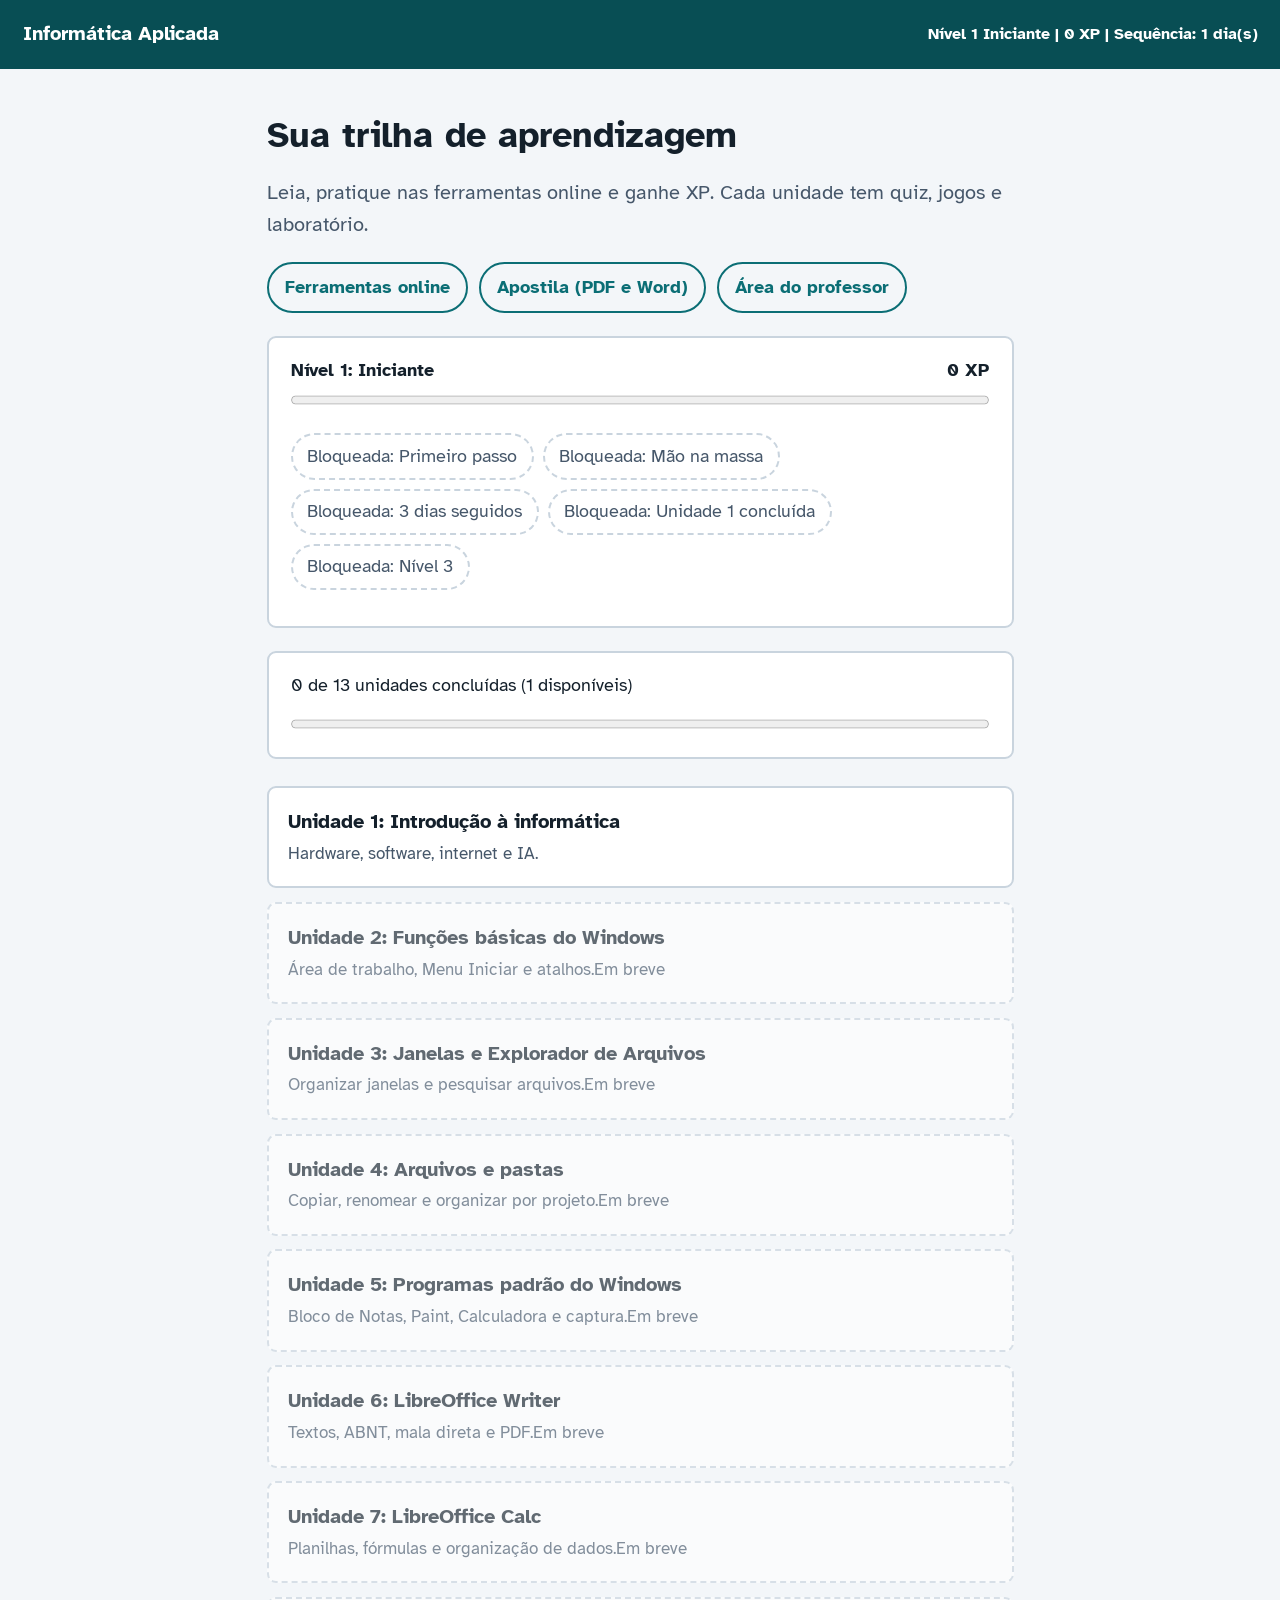
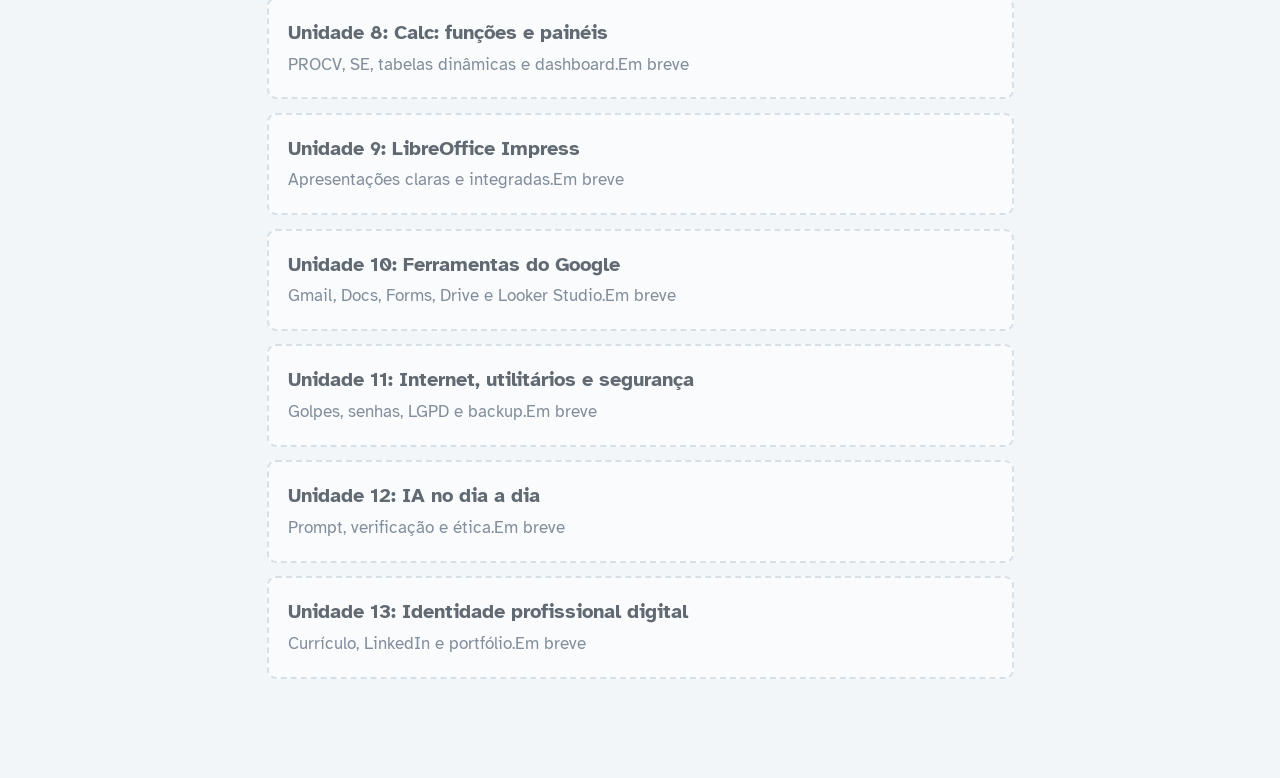
<file: index.html>
<!DOCTYPE html>
<html lang="pt-BR">
<head>
  <meta charset="UTF-8">
  <meta name="viewport" content="width=device-width, initial-scale=1">
  <title>Informática Aplicada</title>
  <link rel="preconnect" href="https://fonts.googleapis.com">
  <link href="https://fonts.googleapis.com/css2?family=Atkinson+Hyperlegible:wght@400;700&display=swap" rel="stylesheet">
  <link rel="stylesheet" href="css/estilo.css">
</head>
<body>
  <header class="topo"><a href="index.html">Informática Aplicada</a><span class="hud" id="hud"></span></header>
  <main>
    <h1>Sua trilha de aprendizagem</h1>
    <p class="intro">Leia, pratique nas ferramentas online e ganhe XP. Cada unidade tem quiz, jogos e laboratório.</p>
    <nav class="menu" aria-label="Seções do site">
      <a href="ferramentas.html">Ferramentas online</a>
      <a href="apostila.html">Apostila (PDF e Word)</a>
      <a href="professor.html">Área do professor</a>
    </nav>
    <div class="caixa">
      <div class="nivel" id="nivel"></div>
      <progress id="barra-xp" value="0" max="100" aria-label="Progresso no nível"></progress>
      <ul class="medalhas" id="medalhas" aria-label="Medalhas"></ul>
    </div>
    <div class="caixa">
      <p id="texto-progresso" style="margin:0 0 .5rem"></p>
      <progress id="barra" value="0" max="1" aria-labelledby="texto-progresso"></progress>
    </div>
    <ul class="lista" id="lista-modulos"></ul>
  </main>
  <script src="js/app.js"></script>
</body>
</html>
</file>
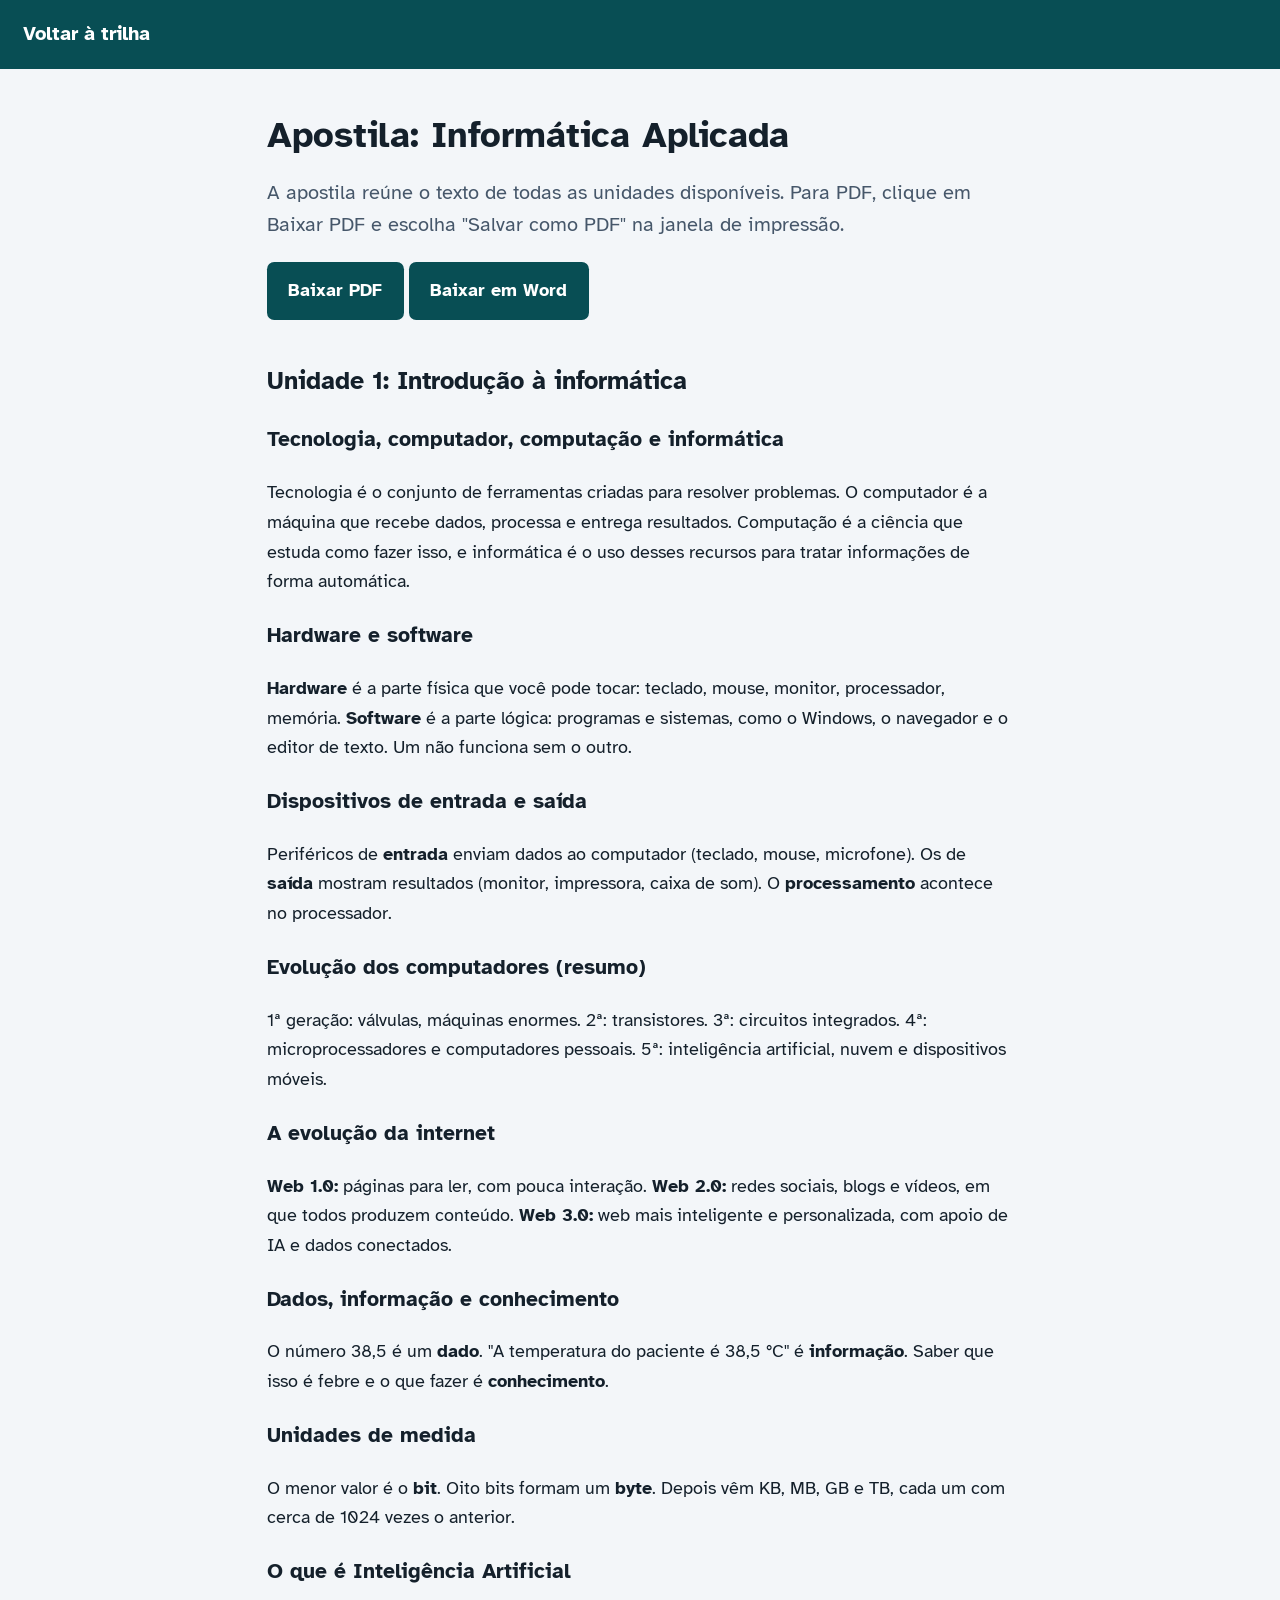
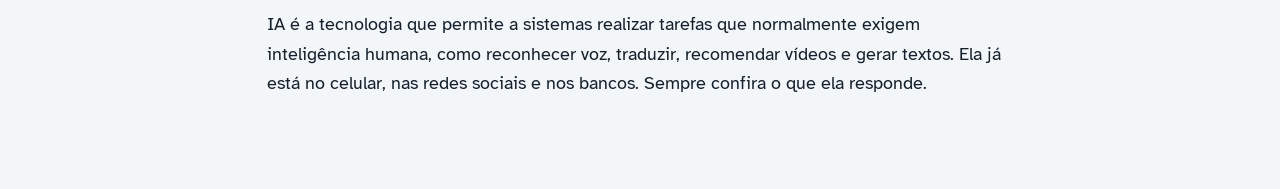
<file: apostila.html>
<!DOCTYPE html>
<html lang="pt-BR">
<head>
  <meta charset="UTF-8">
  <meta name="viewport" content="width=device-width, initial-scale=1">
  <title>Apostila: Informática Aplicada</title>
  <link rel="preconnect" href="https://fonts.googleapis.com">
  <link href="https://fonts.googleapis.com/css2?family=Atkinson+Hyperlegible:wght@400;700&display=swap" rel="stylesheet">
  <link rel="stylesheet" href="css/estilo.css">
</head>
<body>
  <header class="topo"><a href="index.html">Voltar à trilha</a></header>
  <main>
    <h1>Apostila: Informática Aplicada</h1>
    <div class="nao-imprimir">
      <p class="intro">A apostila reúne o texto de todas as unidades disponíveis. Para PDF, clique em Baixar PDF e escolha "Salvar como PDF" na janela de impressão.</p>
      <p><button class="botao" id="pdf">Baixar PDF</button> <button class="botao" id="word">Baixar em Word</button></p>
      <p id="erro" role="alert"></p>
    </div>
    <div id="doc"></div>
  </main>
  <script src="js/app.js"></script>
  <script>
    const alvo = document.getElementById("doc");
    const prontos = MODULOS.filter((m) => m.arquivo);
    Promise.all(prontos.map((m) => fetch("modulos/" + m.arquivo).then((r) => r.text()))).then((htmls) => {
      htmls.forEach((t) => {
        const c = new DOMParser().parseFromString(t, "text/html").querySelector(".conteudo");
        if (!c) return;
        c.querySelectorAll(".so-tela").forEach((e) => e.remove());
        c.querySelectorAll("h2").forEach((h) => { const h3 = document.createElement("h3"); h3.innerHTML = h.innerHTML; h.replaceWith(h3); });
        const s = document.createElement("section");
        const m = prontos[htmls.indexOf(t)];
        s.innerHTML = `<h2>Unidade ${MODULOS.indexOf(m) + 1}: ${m.titulo}</h2>` + c.innerHTML;
        alvo.appendChild(s);
      });
    }).catch(() => { document.getElementById("erro").textContent = "Não foi possível carregar. Abra pelo site ou pelo Live Server, não pelo duplo clique no arquivo."; });
    document.getElementById("pdf").onclick = () => window.print();
    document.getElementById("word").onclick = () => {
      const html = "<html><head><meta charset='utf-8'><title>Apostila</title></head><body>" + alvo.innerHTML + "</body></html>";
      const a = document.createElement("a");
      a.href = URL.createObjectURL(new Blob(["\ufeff", html], { type: "application/msword" }));
      a.download = "apostila-informatica.doc"; a.click();
    };
  </script>
</body>
</html>
</file>
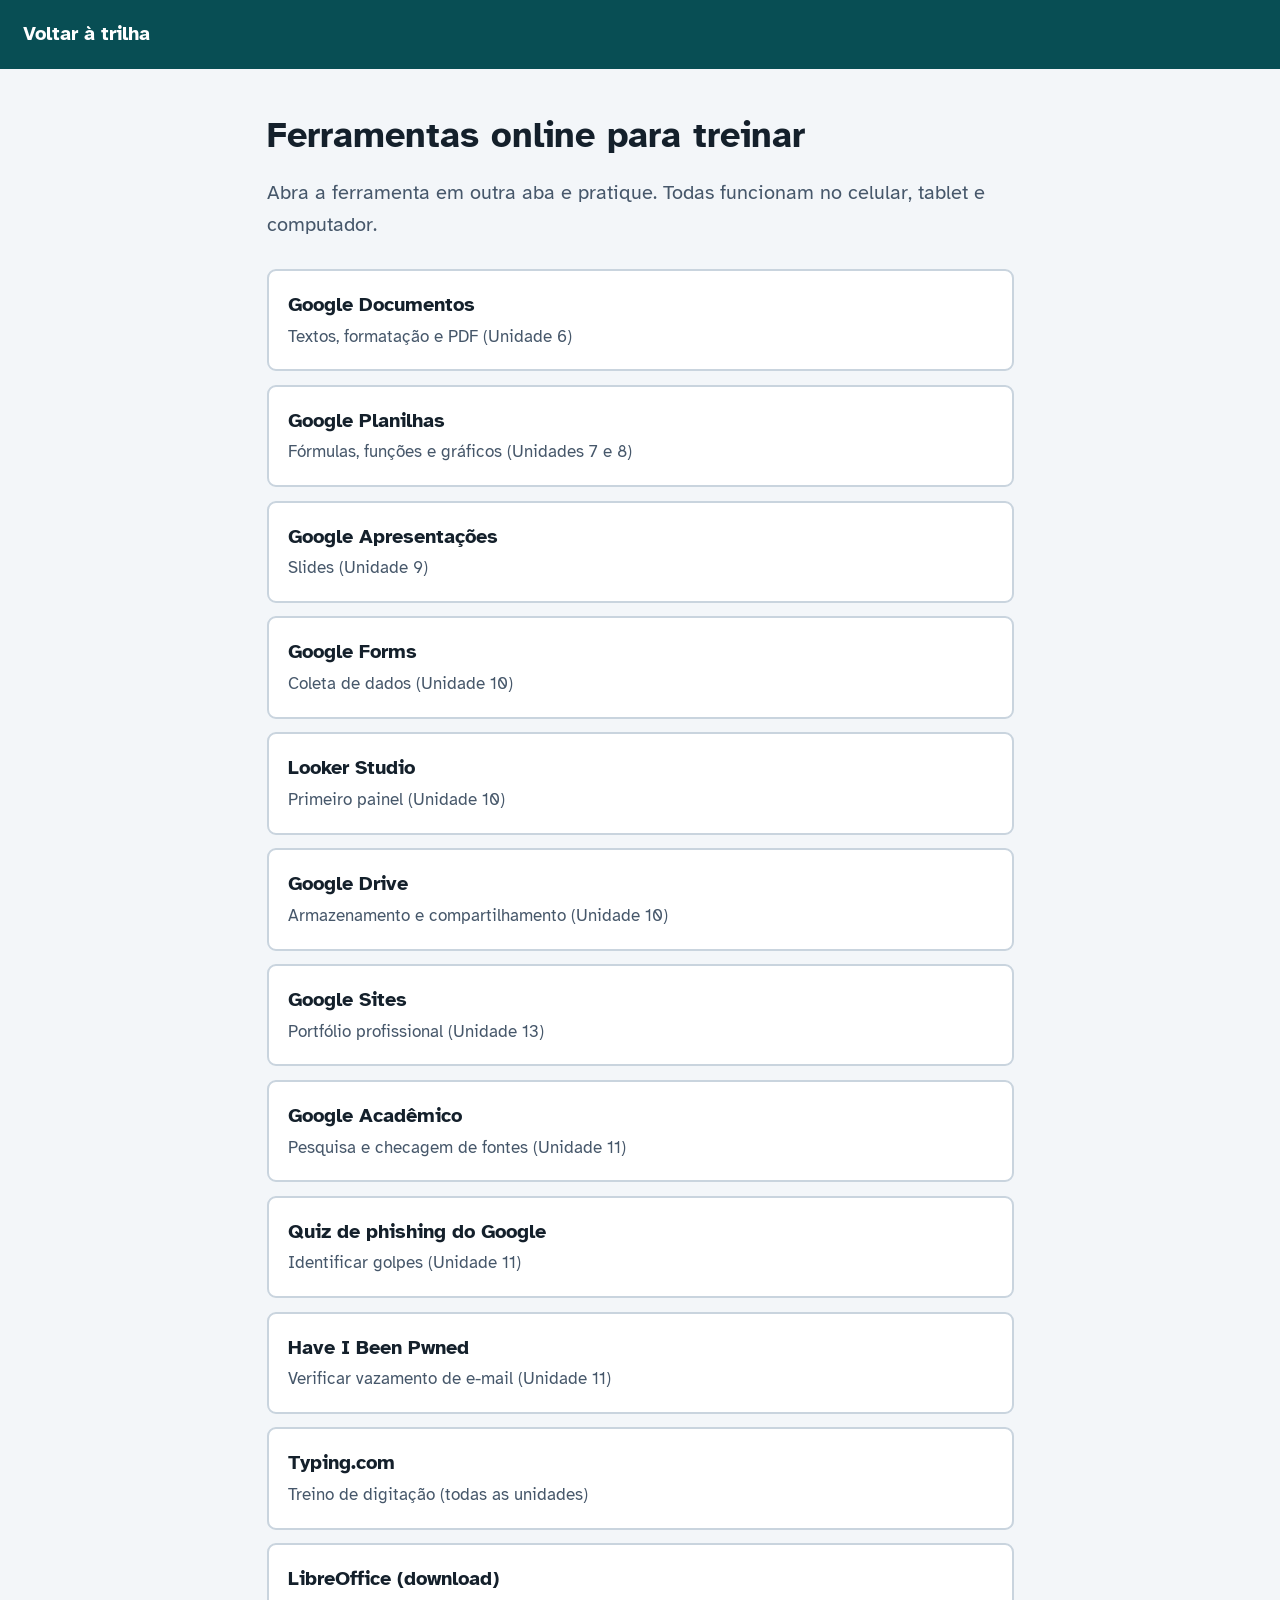
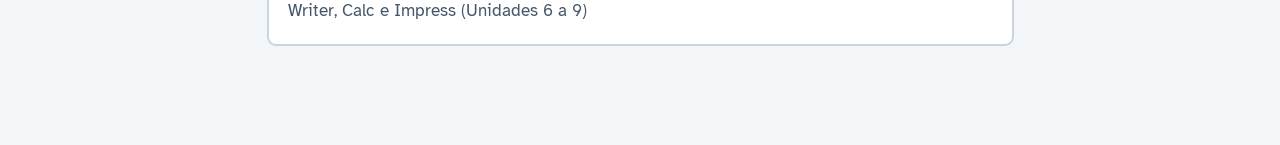
<file: ferramentas.html>
<!DOCTYPE html>
<html lang="pt-BR">
<head>
  <meta charset="UTF-8">
  <meta name="viewport" content="width=device-width, initial-scale=1">
  <title>Ferramentas online</title>
  <link rel="preconnect" href="https://fonts.googleapis.com">
  <link href="https://fonts.googleapis.com/css2?family=Atkinson+Hyperlegible:wght@400;700&display=swap" rel="stylesheet">
  <link rel="stylesheet" href="css/estilo.css">
</head>
<body>
  <header class="topo"><a href="index.html">Voltar à trilha</a></header>
  <main>
    <h1>Ferramentas online para treinar</h1>
    <p class="intro">Abra a ferramenta em outra aba e pratique. Todas funcionam no celular, tablet e computador.</p>
    <ul class="lista" id="ferr"></ul>
  </main>
  <script>
    const F = [
      ["Google Documentos", "https://docs.google.com/document/", "Textos, formatação e PDF (Unidade 6)"],
      ["Google Planilhas", "https://docs.google.com/spreadsheets/", "Fórmulas, funções e gráficos (Unidades 7 e 8)"],
      ["Google Apresentações", "https://docs.google.com/presentation/", "Slides (Unidade 9)"],
      ["Google Forms", "https://docs.google.com/forms/", "Coleta de dados (Unidade 10)"],
      ["Looker Studio", "https://lookerstudio.google.com/", "Primeiro painel (Unidade 10)"],
      ["Google Drive", "https://drive.google.com/", "Armazenamento e compartilhamento (Unidade 10)"],
      ["Google Sites", "https://sites.google.com/", "Portfólio profissional (Unidade 13)"],
      ["Google Acadêmico", "https://scholar.google.com.br/", "Pesquisa e checagem de fontes (Unidade 11)"],
      ["Quiz de phishing do Google", "https://phishingquiz.withgoogle.com/", "Identificar golpes (Unidade 11)"],
      ["Have I Been Pwned", "https://haveibeenpwned.com/", "Verificar vazamento de e-mail (Unidade 11)"],
      ["Typing.com", "https://www.typing.com/", "Treino de digitação (todas as unidades)"],
      ["LibreOffice (download)", "https://www.libreoffice.org/download/", "Writer, Calc e Impress (Unidades 6 a 9)"]
    ];
    const ul = document.getElementById("ferr");
    F.forEach(([n, u, d]) => { const li = document.createElement("li"); li.innerHTML = `<a href="${u}" target="_blank" rel="noopener"><strong>${n}</strong><span>${d}</span></a>`; ul.appendChild(li); });
  </script>
</body>
</html>
</file>
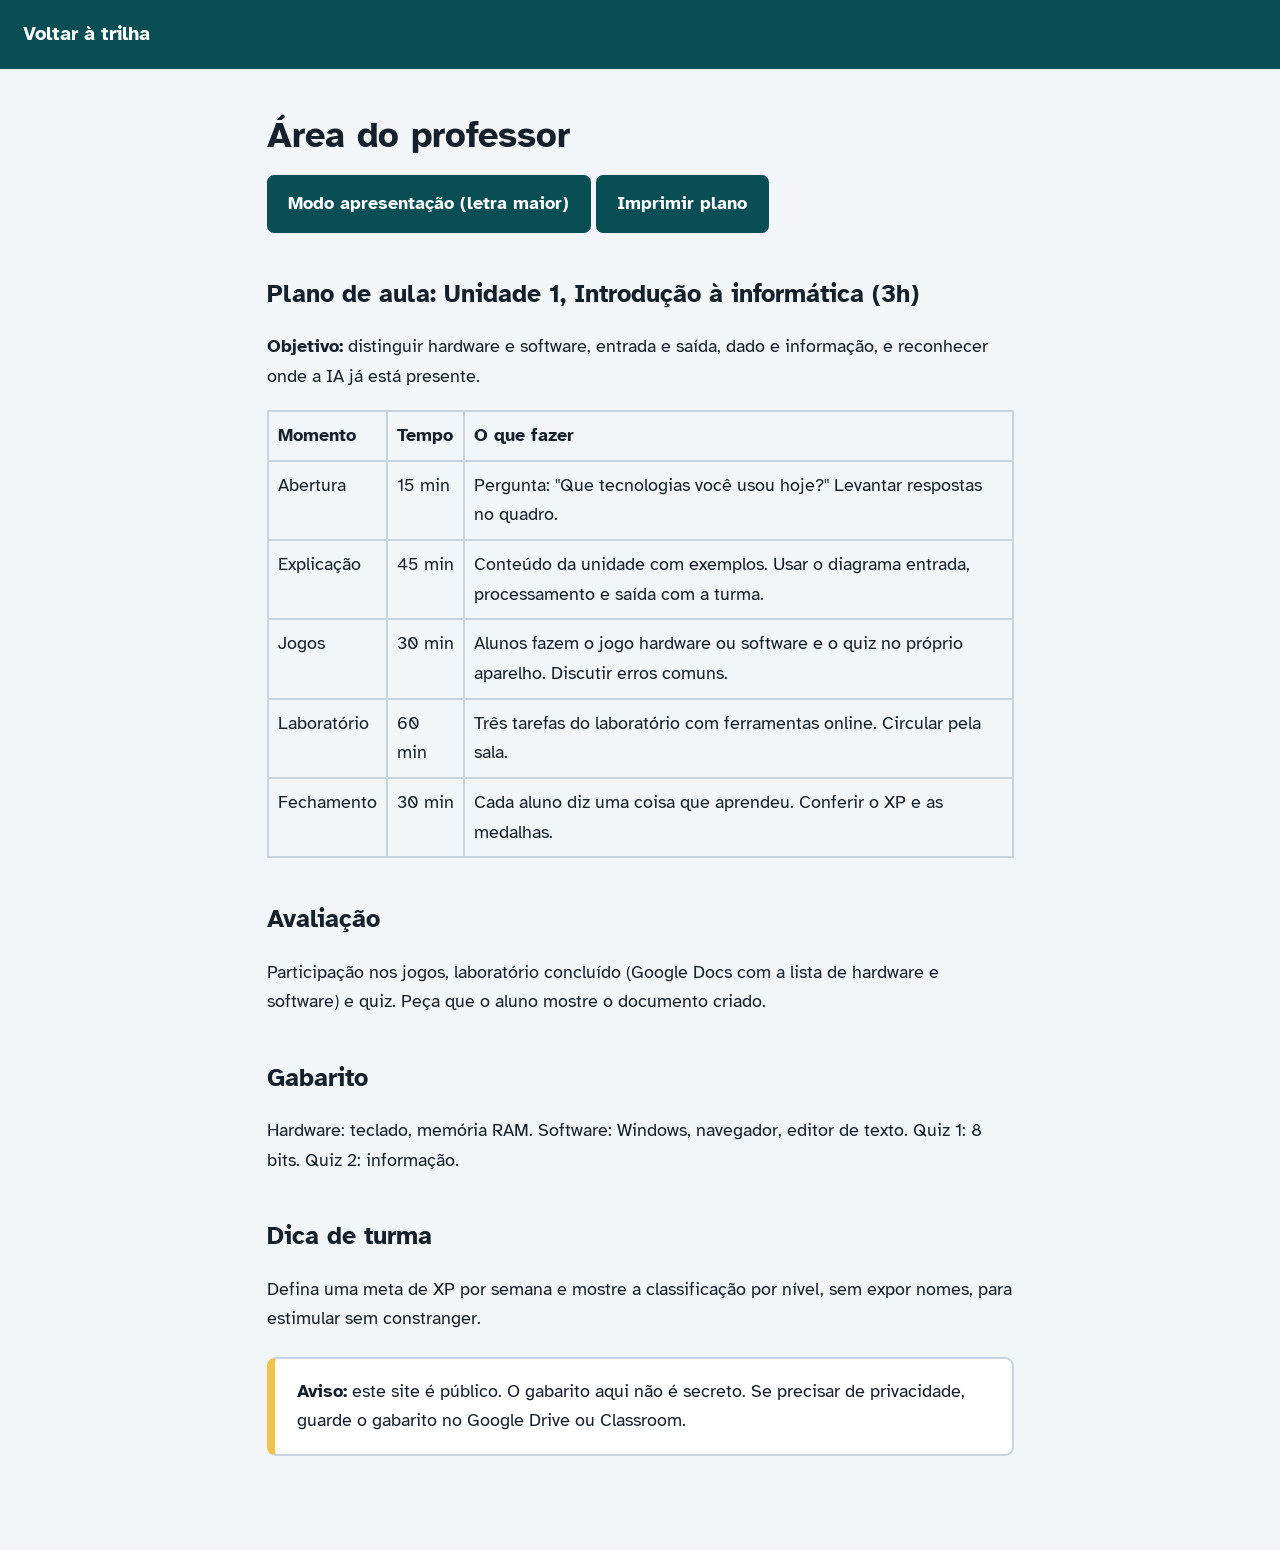
<file: professor.html>
<!DOCTYPE html>
<html lang="pt-BR">
<head>
  <meta charset="UTF-8">
  <meta name="viewport" content="width=device-width, initial-scale=1">
  <title>Área do professor</title>
  <link rel="preconnect" href="https://fonts.googleapis.com">
  <link href="https://fonts.googleapis.com/css2?family=Atkinson+Hyperlegible:wght@400;700&display=swap" rel="stylesheet">
  <link rel="stylesheet" href="css/estilo.css">
</head>
<body>
  <header class="topo"><a href="index.html">Voltar à trilha</a></header>
  <main>
    <h1>Área do professor</h1>
    <p class="nao-imprimir"><button class="botao" id="ap" aria-pressed="false">Modo apresentação (letra maior)</button> <button class="botao" onclick="window.print()">Imprimir plano</button></p>

    <h2>Plano de aula: Unidade 1, Introdução à informática (3h)</h2>
    <p><strong>Objetivo:</strong> distinguir hardware e software, entrada e saída, dado e informação, e reconhecer onde a IA já está presente.</p>
    <table class="plano">
      <tr><th>Momento</th><th>Tempo</th><th>O que fazer</th></tr>
      <tr><td>Abertura</td><td>15 min</td><td>Pergunta: "Que tecnologias você usou hoje?" Levantar respostas no quadro.</td></tr>
      <tr><td>Explicação</td><td>45 min</td><td>Conteúdo da unidade com exemplos. Usar o diagrama entrada, processamento e saída com a turma.</td></tr>
      <tr><td>Jogos</td><td>30 min</td><td>Alunos fazem o jogo hardware ou software e o quiz no próprio aparelho. Discutir erros comuns.</td></tr>
      <tr><td>Laboratório</td><td>60 min</td><td>Três tarefas do laboratório com ferramentas online. Circular pela sala.</td></tr>
      <tr><td>Fechamento</td><td>30 min</td><td>Cada aluno diz uma coisa que aprendeu. Conferir o XP e as medalhas.</td></tr>
    </table>
    <h2>Avaliação</h2>
    <p>Participação nos jogos, laboratório concluído (Google Docs com a lista de hardware e software) e quiz. Peça que o aluno mostre o documento criado.</p>
    <h2>Gabarito</h2>
    <p>Hardware: teclado, memória RAM. Software: Windows, navegador, editor de texto. Quiz 1: 8 bits. Quiz 2: informação.</p>
    <h2>Dica de turma</h2>
    <p>Defina uma meta de XP por semana e mostre a classificação por nível, sem expor nomes, para estimular sem constranger.</p>
    <div class="caixa dica nao-imprimir"><strong>Aviso:</strong> este site é público. O gabarito aqui não é secreto. Se precisar de privacidade, guarde o gabarito no Google Drive ou Classroom.</div>
  </main>
  <script>
    document.getElementById("ap").onclick = (e) => { const on = document.body.classList.toggle("apresentar"); e.target.setAttribute("aria-pressed", on); };
  </script>
</body>
</html>
</file>
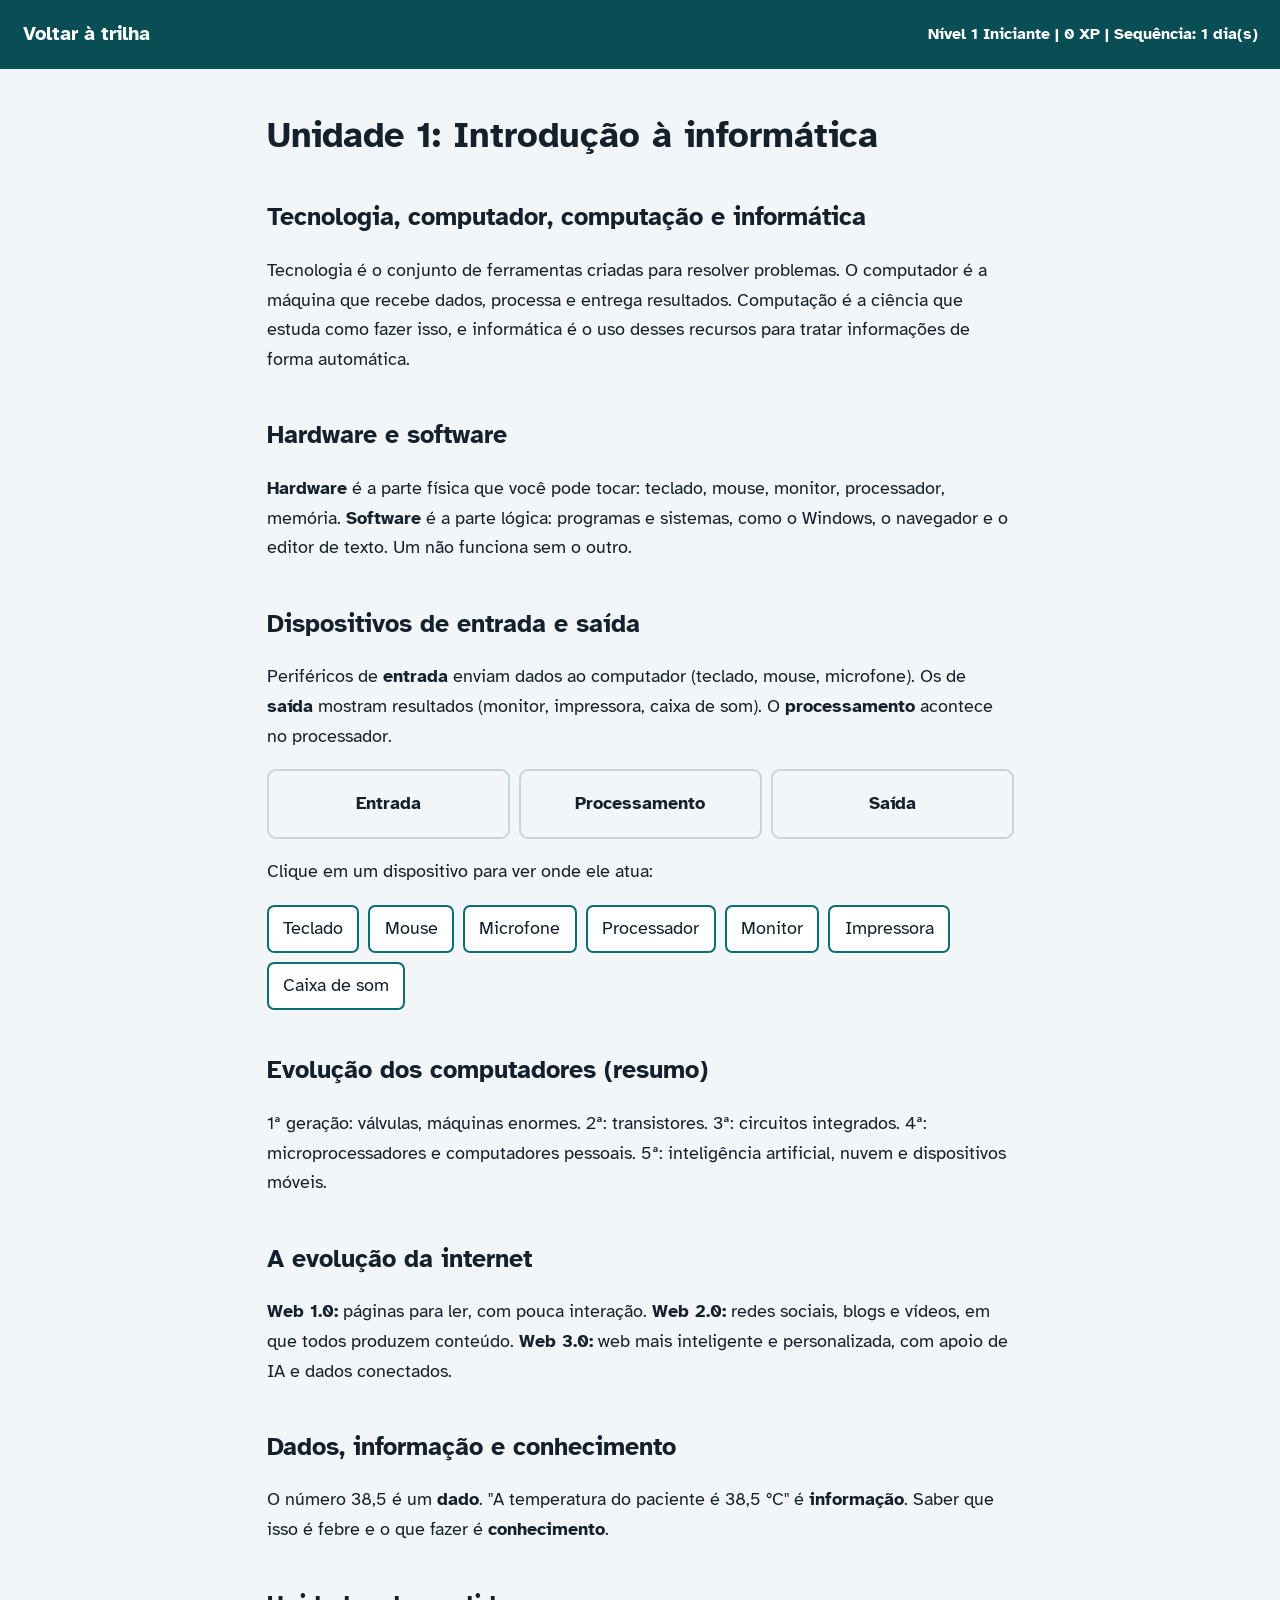
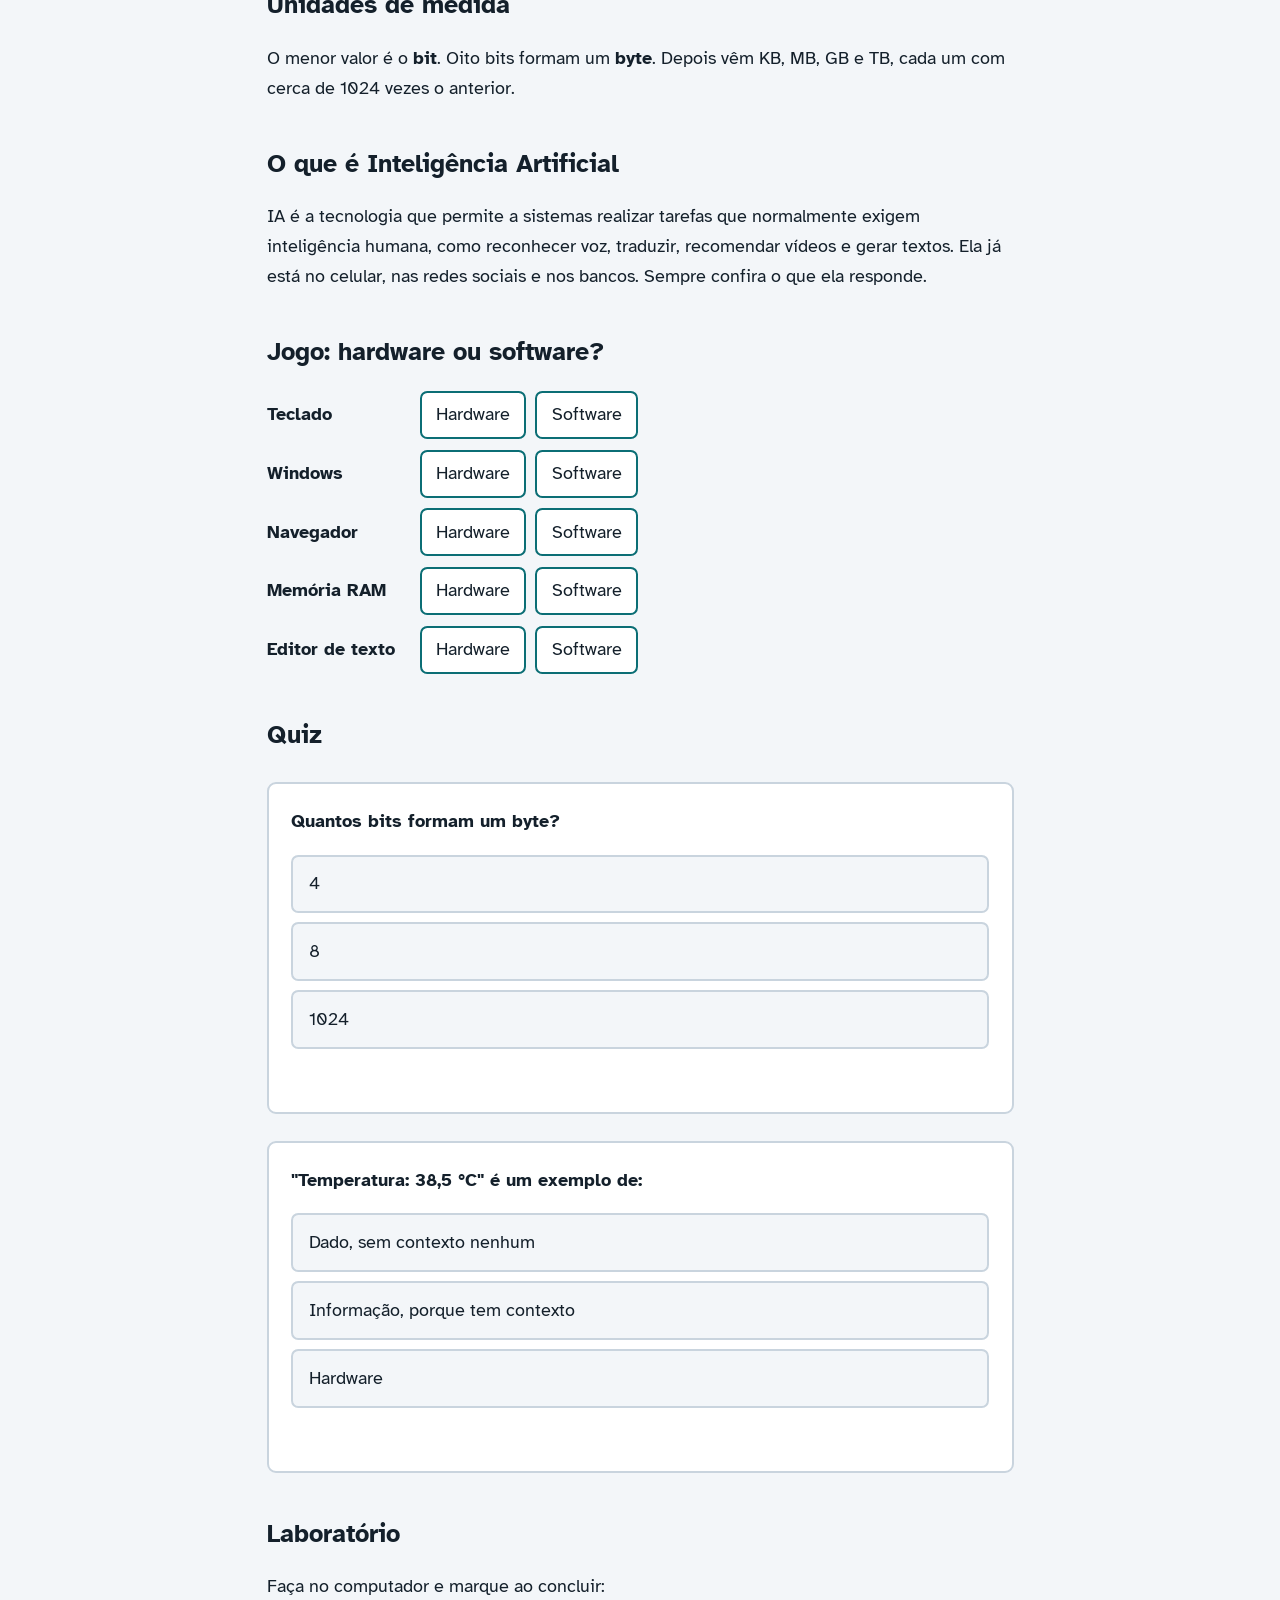
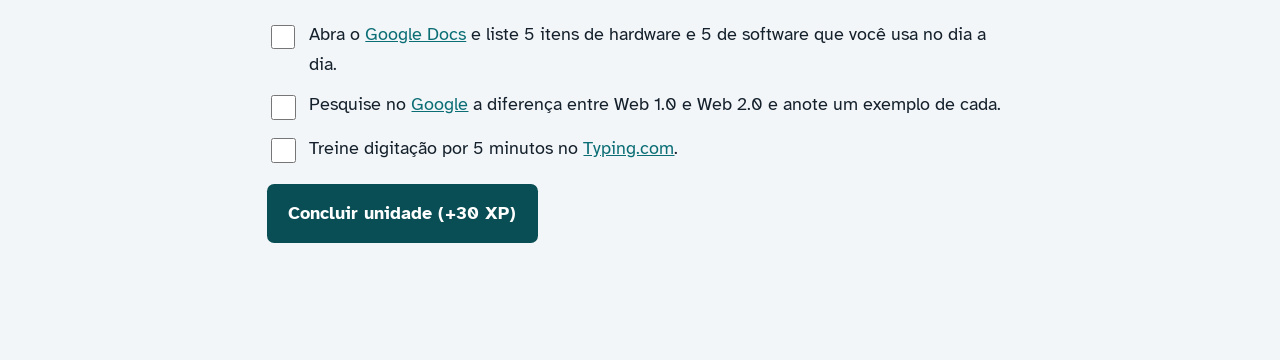
<file: modulos/modulo1.html>
<!DOCTYPE html>
<html lang="pt-BR">
<head>
  <meta charset="UTF-8">
  <meta name="viewport" content="width=device-width, initial-scale=1">
  <title>Unidade 1: Introdução à informática</title>
  <link rel="preconnect" href="https://fonts.googleapis.com">
  <link href="https://fonts.googleapis.com/css2?family=Atkinson+Hyperlegible:wght@400;700&display=swap" rel="stylesheet">
  <link rel="stylesheet" href="../css/estilo.css">
</head>
<body data-modulo="modulo1.html">
  <header class="topo"><a href="../index.html">Voltar à trilha</a><span class="hud" id="hud"></span></header>
  <main>
    <h1>Unidade 1: Introdução à informática</h1>
    <div class="conteudo">
      <h2>Tecnologia, computador, computação e informática</h2>
      <p>Tecnologia é o conjunto de ferramentas criadas para resolver problemas. O computador é a máquina que recebe dados, processa e entrega resultados. Computação é a ciência que estuda como fazer isso, e informática é o uso desses recursos para tratar informações de forma automática.</p>

      <h2>Hardware e software</h2>
      <p><strong>Hardware</strong> é a parte física que você pode tocar: teclado, mouse, monitor, processador, memória. <strong>Software</strong> é a parte lógica: programas e sistemas, como o Windows, o navegador e o editor de texto. Um não funciona sem o outro.</p>

      <h2>Dispositivos de entrada e saída</h2>
      <p>Periféricos de <strong>entrada</strong> enviam dados ao computador (teclado, mouse, microfone). Os de <strong>saída</strong> mostram resultados (monitor, impressora, caixa de som). O <strong>processamento</strong> acontece no processador.</p>
      <div class="so-tela">
        <div class="fluxo" aria-hidden="true"><div data-fase="entrada">Entrada</div><div data-fase="proc">Processamento</div><div data-fase="saida">Saída</div></div>
        <p>Clique em um dispositivo para ver onde ele atua:</p>
        <div class="botoes">
          <button data-fase="entrada">Teclado</button><button data-fase="entrada">Mouse</button><button data-fase="entrada">Microfone</button>
          <button data-fase="proc">Processador</button>
          <button data-fase="saida">Monitor</button><button data-fase="saida">Impressora</button><button data-fase="saida">Caixa de som</button>
        </div>
        <p id="fluxo-txt" role="status" aria-live="polite"></p>
      </div>

      <h2>Evolução dos computadores (resumo)</h2>
      <p>1ª geração: válvulas, máquinas enormes. 2ª: transistores. 3ª: circuitos integrados. 4ª: microprocessadores e computadores pessoais. 5ª: inteligência artificial, nuvem e dispositivos móveis.</p>

      <h2>A evolução da internet</h2>
      <p><strong>Web 1.0:</strong> páginas para ler, com pouca interação. <strong>Web 2.0:</strong> redes sociais, blogs e vídeos, em que todos produzem conteúdo. <strong>Web 3.0:</strong> web mais inteligente e personalizada, com apoio de IA e dados conectados.</p>

      <h2>Dados, informação e conhecimento</h2>
      <p>O número 38,5 é um <strong>dado</strong>. "A temperatura do paciente é 38,5 °C" é <strong>informação</strong>. Saber que isso é febre e o que fazer é <strong>conhecimento</strong>.</p>

      <h2>Unidades de medida</h2>
      <p>O menor valor é o <strong>bit</strong>. Oito bits formam um <strong>byte</strong>. Depois vêm KB, MB, GB e TB, cada um com cerca de 1024 vezes o anterior.</p>

      <h2>O que é Inteligência Artificial</h2>
      <p>IA é a tecnologia que permite a sistemas realizar tarefas que normalmente exigem inteligência humana, como reconhecer voz, traduzir, recomendar vídeos e gerar textos. Ela já está no celular, nas redes sociais e nos bancos. Sempre confira o que ela responde.</p>
    </div>

    <div class="so-tela">
      <h2>Jogo: hardware ou software?</h2>
      <div class="classif" data-id="m01:cl1">
        <ul style="padding:0">
          <li class="item" data-resp="hardware"><b>Teclado</b><button data-v="hardware">Hardware</button><button data-v="software">Software</button><span class="res" role="status"></span></li>
          <li class="item" data-resp="software"><b>Windows</b><button data-v="hardware">Hardware</button><button data-v="software">Software</button><span class="res" role="status"></span></li>
          <li class="item" data-resp="software"><b>Navegador</b><button data-v="hardware">Hardware</button><button data-v="software">Software</button><span class="res" role="status"></span></li>
          <li class="item" data-resp="hardware"><b>Memória RAM</b><button data-v="hardware">Hardware</button><button data-v="software">Software</button><span class="res" role="status"></span></li>
          <li class="item" data-resp="software"><b>Editor de texto</b><button data-v="hardware">Hardware</button><button data-v="software">Software</button><span class="res" role="status"></span></li>
        </ul>
      </div>

      <h2>Quiz</h2>
      <div class="quiz" data-id="m01:q1" data-explicacao="Oito bits formam um byte.">
        <p class="pergunta">Quantos bits formam um byte?</p>
        <button class="opcao" data-correta="false">4</button>
        <button class="opcao" data-correta="true">8</button>
        <button class="opcao" data-correta="false">1024</button>
        <p class="feedback" role="status" aria-live="polite"></p>
      </div>
      <div class="quiz" data-id="m01:q2" data-explicacao="Dado solto vira informação quando ganha contexto.">
        <p class="pergunta">"Temperatura: 38,5 °C" é um exemplo de:</p>
        <button class="opcao" data-correta="false">Dado, sem contexto nenhum</button>
        <button class="opcao" data-correta="true">Informação, porque tem contexto</button>
        <button class="opcao" data-correta="false">Hardware</button>
        <p class="feedback" role="status" aria-live="polite"></p>
      </div>

      <h2>Laboratório</h2>
      <p>Faça no computador e marque ao concluir:</p>
      <ul class="lab">
        <li><input type="checkbox" id="l1" data-id="m01:lab1" data-xp="10"><label for="l1">Abra o <a href="https://docs.google.com/document/" target="_blank" rel="noopener">Google Docs</a> e liste 5 itens de hardware e 5 de software que você usa no dia a dia.</label></li>
        <li><input type="checkbox" id="l2" data-id="m01:lab2" data-xp="10"><label for="l2">Pesquise no <a href="https://www.google.com.br" target="_blank" rel="noopener">Google</a> a diferença entre Web 1.0 e Web 2.0 e anote um exemplo de cada.</label></li>
        <li><input type="checkbox" id="l3" data-id="m01:lab3" data-xp="10"><label for="l3">Treine digitação por 5 minutos no <a href="https://www.typing.com/" target="_blank" rel="noopener">Typing.com</a>.</label></li>
      </ul>
      <button class="botao" id="concluir" aria-pressed="false">Concluir unidade (+30 XP)</button>
      <nav class="navegacao" id="navegacao" aria-label="Navegação entre unidades"></nav>
    </div>
  </main>
  <script src="../js/app.js"></script>
</body>
</html>
</file>
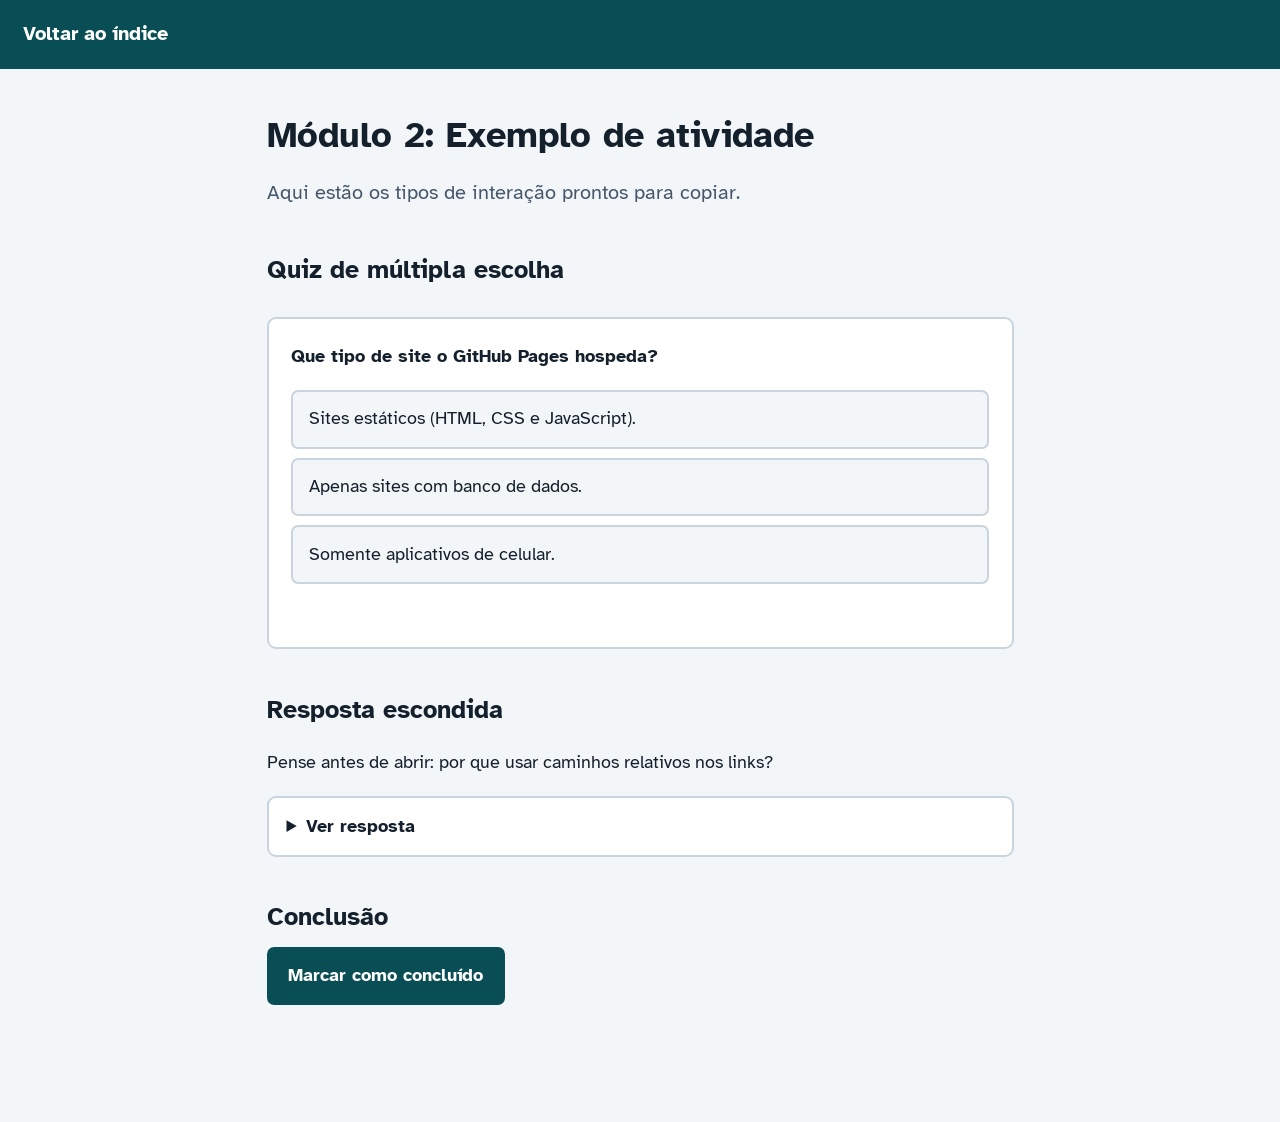
<file: modulos/modulo2.html>
<!DOCTYPE html>
<html lang="pt-BR">
<head>
  <meta charset="UTF-8">
  <meta name="viewport" content="width=device-width, initial-scale=1">
  <link rel="preconnect" href="https://fonts.googleapis.com">
  <link href="https://fonts.googleapis.com/css2?family=Atkinson+Hyperlegible:wght@400;700&display=swap" rel="stylesheet">
  <link rel="stylesheet" href="../css/estilo.css">
  <title>Módulo 2: Exemplo de atividade</title>
</head>
<body data-modulo="modulo2.html">
  <header class="topo"><a href="../index.html">Voltar ao índice</a></header>
  <main>
    <h1>Módulo 2: Exemplo de atividade</h1>
    <p class="intro">Aqui estão os tipos de interação prontos para copiar.</p>

    <h2>Quiz de múltipla escolha</h2>
    <div class="quiz" data-explicacao="O GitHub Pages hospeda sites estáticos de graça.">
      <p class="pergunta">Que tipo de site o GitHub Pages hospeda?</p>
      <button class="opcao" data-correta="true">Sites estáticos (HTML, CSS e JavaScript).</button>
      <button class="opcao" data-correta="false">Apenas sites com banco de dados.</button>
      <button class="opcao" data-correta="false">Somente aplicativos de celular.</button>
      <p class="feedback" role="status" aria-live="polite"></p>
    </div>

    <h2>Resposta escondida</h2>
    <p>Pense antes de abrir: por que usar caminhos relativos nos links?</p>
    <details>
      <summary>Ver resposta</summary>
      <p>Porque o site fica em uma subpasta no GitHub Pages. Caminhos relativos funcionam local e online.</p>
    </details>

    <h2>Conclusão</h2>
    <button class="botao" id="concluir" aria-pressed="false">Marcar como concluído</button>
    <nav class="navegacao" id="navegacao" aria-label="Navegação entre módulos"></nav>
  </main>
  <script src="../js/app.js"></script>
</body>
</html>
</file>
<file: css/estilo.css>
:root{--fundo:#F3F6F9;--painel:#fff;--texto:#14202B;--suave:#46576A;--borda:#C9D4DE;--primaria:#0B6E75;--primaria-esc:#084E54;--destaque:#F2C14E;--ok:#1B7F3B;--erro:#B3261E}
@media (prefers-color-scheme:dark){:root{--fundo:#0F1820;--painel:#17232E;--texto:#EAF0F5;--suave:#A9B8C6;--borda:#2C3E4D;--primaria:#4FC3CB;--primaria-esc:#8ADDE2;--ok:#6FD58E;--erro:#FF8A80}}
*{box-sizing:border-box}
html{font-size:112.5%}
body{margin:0;font-family:"Atkinson Hyperlegible",system-ui,sans-serif;background:var(--fundo);color:var(--texto);line-height:1.65}
a{color:var(--primaria)}
:focus-visible{outline:3px solid var(--destaque);outline-offset:2px}
header.topo{background:#084E54;color:#fff;padding:1rem 1.25rem}
header.topo a{color:#fff;font-weight:700;text-decoration:none;font-size:1.1rem}
main{max-width:44rem;margin:0 auto;padding:2rem 1.25rem 4rem}
h1{font-size:2rem;line-height:1.2;margin:.5rem 0 1rem}
h2{font-size:1.4rem;margin:2.2rem 0 .5rem}
.intro{color:var(--suave);font-size:1.1rem}
.lista{list-style:none;padding:0;margin:1.5rem 0;display:grid;gap:.75rem}
.lista a{display:block;padding:1rem 1.1rem;background:var(--painel);border:2px solid var(--borda);border-radius:.5rem;text-decoration:none;color:var(--texto)}
.lista a:hover{border-color:var(--primaria)}
.lista strong{display:block;font-size:1.1rem}
.lista span{color:var(--suave);font-size:.95rem}
.lista .feito{border-left:8px solid var(--ok)}
.lista .estado{font-weight:700;color:var(--ok)}
progress{width:100%;height:1rem;accent-color:var(--primaria)}
.caixa{background:var(--painel);border:2px solid var(--borda);border-radius:.5rem;padding:1rem 1.25rem;margin:1.25rem 0}
.caixa.dica{border-left:8px solid var(--destaque)}
details{background:var(--painel);border:2px solid var(--borda);border-radius:.5rem;padding:.75rem 1rem;margin:1rem 0}
summary{cursor:pointer;font-weight:700}
.quiz{background:var(--painel);border:2px solid var(--borda);border-radius:.5rem;padding:1.25rem;margin:1.5rem 0}
.quiz p.pergunta{font-weight:700;margin-top:0}
.opcao{display:block;width:100%;text-align:left;font:inherit;color:inherit;background:var(--fundo);border:2px solid var(--borda);border-radius:.4rem;padding:.7rem .9rem;margin:.5rem 0;cursor:pointer}
.opcao:hover{border-color:var(--primaria)}
.opcao.certa{border-color:var(--ok);background:color-mix(in srgb,var(--ok) 15%,transparent)}
.opcao.errada{border-color:var(--erro);background:color-mix(in srgb,var(--erro) 12%,transparent)}
.feedback{min-height:1.5rem;font-weight:700;margin:.75rem 0 0}
.feedback.ok{color:var(--ok)}.feedback.erro{color:var(--erro)}
.botao{font:inherit;font-weight:700;background:#084E54;color:#fff;border:0;border-radius:.4rem;padding:.8rem 1.2rem;cursor:pointer}
.botao[aria-pressed="true"]{background:#1B7F3B}
.navegacao{display:flex;justify-content:space-between;gap:1rem;margin-top:2.5rem;flex-wrap:wrap}
@media (prefers-reduced-motion:no-preference){.opcao,.lista a{transition:border-color .15s}}
header.topo{display:flex;justify-content:space-between;align-items:center;gap:1rem;flex-wrap:wrap}
.hud{font-size:.9rem;font-weight:700}
.menu{display:flex;gap:.6rem;flex-wrap:wrap;margin:1rem 0}
.menu a{padding:.5rem .9rem;border:2px solid var(--primaria);border-radius:2rem;text-decoration:none;font-weight:700}
.nivel{display:flex;justify-content:space-between;font-weight:700}
.medalhas{display:flex;gap:.5rem;flex-wrap:wrap;list-style:none;padding:0}
.medalhas li{padding:.35rem .8rem;border:2px dashed var(--borda);border-radius:2rem;color:var(--suave)}
.medalhas li.on{border:2px solid var(--destaque);color:var(--texto);background:color-mix(in srgb,var(--destaque) 25%,transparent)}
.lista .breve{opacity:.65;border-style:dashed}
.lab{list-style:none;padding:0}
.lab li{margin:.6rem 0;display:flex;gap:.6rem;align-items:flex-start}
.lab input{width:1.4rem;height:1.4rem;margin-top:.25rem;accent-color:var(--primaria)}
.fluxo{display:grid;grid-template-columns:repeat(3,1fr);gap:.5rem;margin:1rem 0}
.fluxo div{padding:1rem .5rem;text-align:center;font-weight:700;border:2px solid var(--borda);border-radius:.5rem;background:var(--fundo)}
.fluxo div.ativo{border-color:var(--primaria);background:var(--destaque);color:#14202B;transform:scale(1.04)}
.botoes{display:flex;gap:.5rem;flex-wrap:wrap}
.botoes button,.item button{font:inherit;border:2px solid var(--primaria);background:var(--painel);color:var(--texto);border-radius:.4rem;padding:.4rem .8rem;cursor:pointer}
.item{list-style:none;margin:.6rem 0;display:flex;gap:.5rem;align-items:center;flex-wrap:wrap}
.item b{min-width:8rem}
.item .res{font-weight:700}
#aviso{position:fixed;left:50%;bottom:1.2rem;transform:translateX(-50%);background:#084E54;color:#fff;padding:.7rem 1.2rem;border-radius:.5rem;font-weight:700;opacity:0;pointer-events:none;z-index:9}
#aviso.on{opacity:1}
table.plano{width:100%;border-collapse:collapse;margin:1rem 0}
.plano th,.plano td{border:2px solid var(--borda);padding:.5rem;text-align:left;vertical-align:top}
.apresentar{font-size:140%}
@media print{.topo,.nao-imprimir,#aviso{display:none!important}body{background:#fff;color:#000;font-size:11pt}main{max-width:none;padding:0}section{break-before:page}}
</file>
